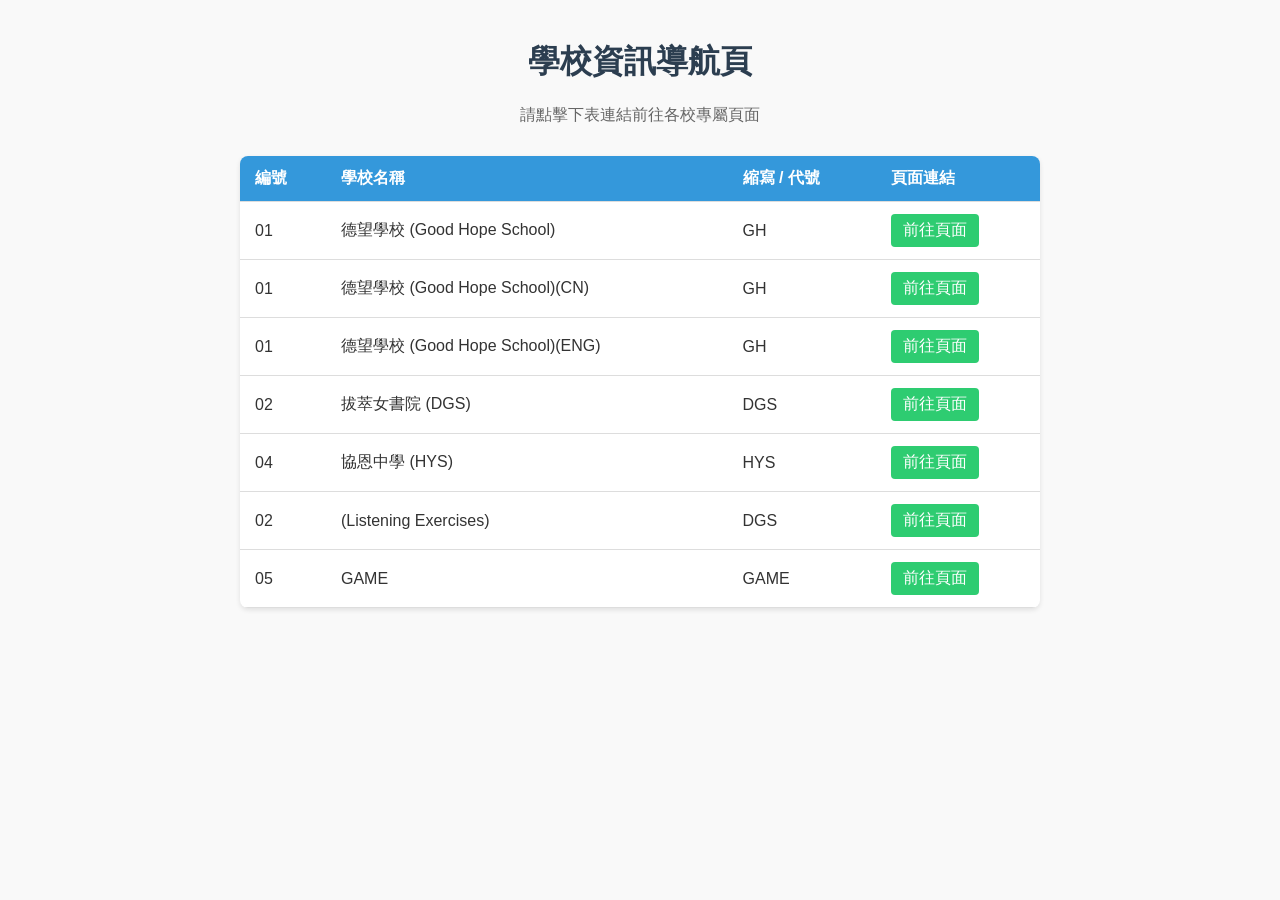
<file: index.html>
<!DOCTYPE html>
<html lang="zh-HK">
<head>
    <meta charset="UTF-8">
    <meta name="viewport" content="width=device-width, initial-scale=1.0">
    <title>學校導航目錄 Index</title>
    <style>
        body {
            font-family: Arial, "PingFang HK", "Microsoft JhengHei", sans-serif;
            max-width: 800px;
            margin: 40px auto;
            padding: 0 20px;
            background-color: #f9f9f9;
            color: #333;
        }

        h1 {
            text-align: center;
            color: #2c3e50;
        }

        .subtitle {
            text-align: center;
            color: #666;
            margin-bottom: 30px;
        }

        table {
            width: 100%;
            border-collapse: collapse;
            background-color: #fff;
            box-shadow: 0 2px 5px rgba(0, 0, 0, 0.1);
            border-radius: 8px;
            overflow: hidden;
        }

        th, td {
            padding: 12px 15px;
            text-align: left;
            border-bottom: 1px solid #ddd;
        }

        th {
            background-color: #3498db;
            color: white;
            font-weight: bold;
        }

        tr:hover {
            background-color: #f1f1f1;
        }

        .btn-link {
            display: inline-block;
            padding: 6px 12px;
            background-color: #2ecc71;
            color: white;
            text-decoration: none;
            border-radius: 4px;
            transition: background-color 0.2s ease;
        }

        .btn-link:hover {
            background-color: #27ae60;
        }
    </style>
</head>
<body>

    <h1>學校資訊導航頁</h1>
    <p class="subtitle">請點擊下表連結前往各校專屬頁面</p>

    <table>
        <thead>
            <tr>
                <th>編號</th>
                <th>學校名稱</th>
                <th>縮寫 / 代號</th>
                <th>頁面連結</th>
            </tr>
        </thead>
        <tbody>
            <tr>
                <td>01</td>
                <td>德望學校 (Good Hope School)</td>
                <td>GH</td>
                <td><a href="GH.html" class="btn-link">前往頁面</a></td>
            </tr>
            <tr>
                <td>01</td>
                <td>德望學校 (Good Hope School)(CN)</td>
                <td>GH</td>
                <td><a href="ChineseWord.html" class="btn-link">前往頁面</a></td>
            </tr>
             <tr>
                <td>01</td>
                <td>德望學校 (Good Hope School)(ENG)</td>
                <td>GH</td>
                <td><a href="https://sallymak000.github.io/YLE_Movers_private/Topics/interview_Eng.html" class="btn-link">前往頁面</a></td>
            </tr>
            <tr>
                <td>02</td>
                <td>拔萃女書院 (DGS)</td>
                <td>DGS</td>
                <td><a href="DGS.html" class="btn-link">前往頁面</a></td>
            </tr>
           
            <tr>
                <td>04</td>
                <td>協恩中學 (HYS)</td>
                <td>HYS</td>
                <td><a href="HYS.html" class="btn-link">前往頁面</a></td>
            </tr>
            <tr>
                <td>02</td>
                <td>(Listening Exercises)</td>
                <td>DGS</td>
                <td><a href="audio_playlist.html" class="btn-link">前往頁面</a></td>
            </tr>
            <tr>
                <td>05</td>
                <td>GAME</td>
                <td>GAME</td>
                <td><a href="game.html" class="btn-link">前往頁面</a></td>
            </tr>

        </tbody>
    </table>

</body>
</html>
</file>
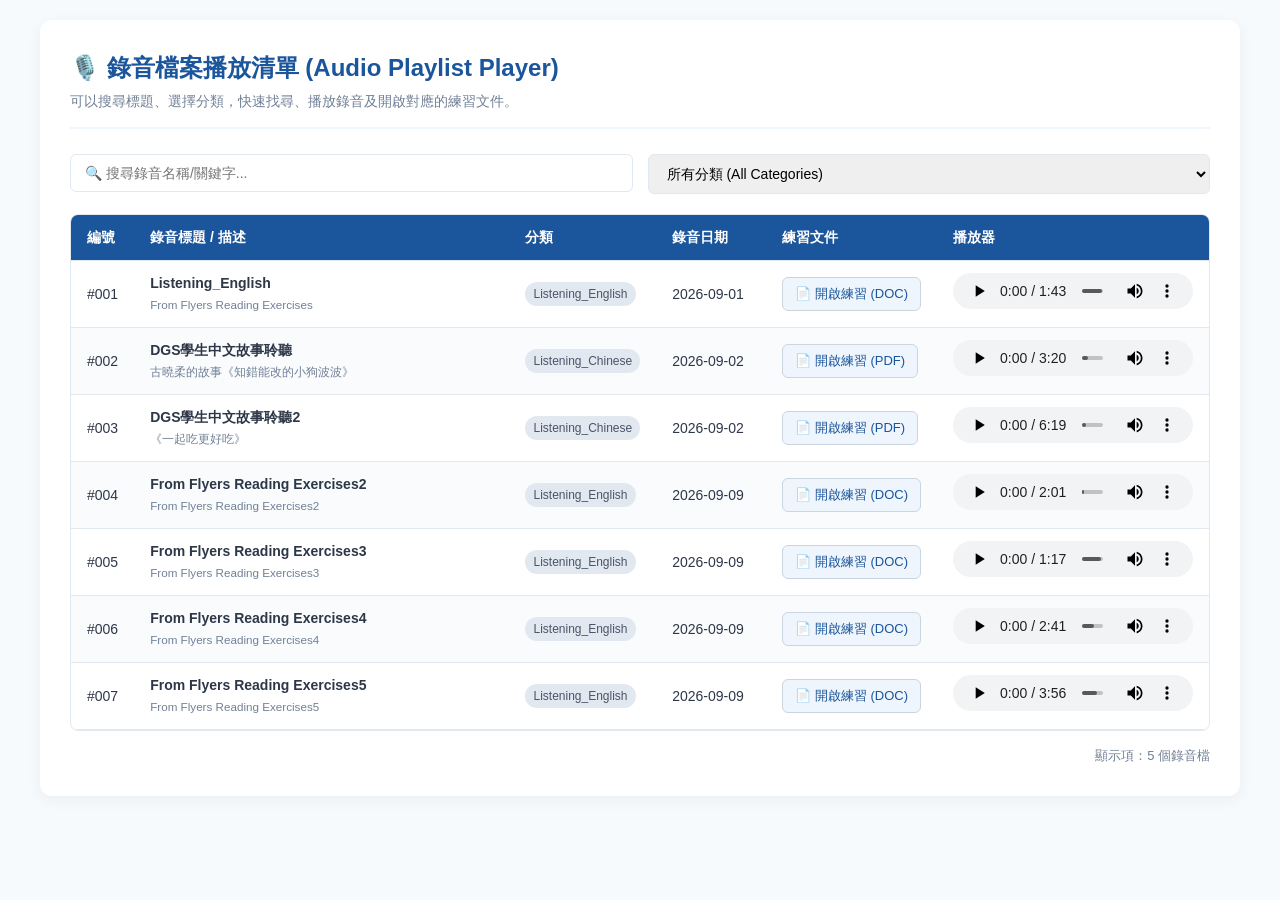
<file: audio_playlist.html>
<!DOCTYPE html>
<html lang="zh-HK">
<head>
    <meta charset="UTF-8">
    <meta name="viewport" content="width=device-width, initial-scale=1.0">
    <title>錄音播放清單 | Audio Playlist Player</title>
    <style>
        :root {
            --primary-color: #1b559b;
            --primary-light: #eef5fc;
            --border-color: #e2e8f0;
            --text-dark: #2d3748;
            --text-muted: #718096;
            --accent-color: #2b6cb0;
        }

        * {
            box-sizing: border-box;
            margin: 0;
            padding: 0;
            font-family: -apple-system, BlinkMacSystemFont, "Segoe UI", Roboto, "Helvetica Neue", Arial, "Microsoft JhengHei", sans-serif;
        }

        body {
            background-color: #f7fafc;
            color: var(--text-dark);
            padding: 20px;
            line-height: 1.5;
        }

        .container {
            max-width: 1200px;
            margin: 0 auto;
            background: #ffffff;
            padding: 30px;
            border-radius: 12px;
            box-shadow: 0 4px 15px rgba(0,0,0,0.05);
        }

        .header {
            margin-bottom: 25px;
            border-bottom: 2px solid var(--primary-light);
            padding-bottom: 15px;
        }

        .header h1 {
            color: var(--primary-color);
            font-size: 24px;
            display: flex;
            align-items: center;
            gap: 10px;
        }

        .header p {
            color: var(--text-muted);
            font-size: 14px;
            margin-top: 5px;
        }

        /* 搜尋與篩選工具欄 */
        .toolbar {
            display: flex;
            gap: 15px;
            margin-bottom: 20px;
            flex-wrap: wrap;
        }

        .search-box, .filter-box {
            position: relative;
            flex: 1;
            min-width: 200px;
        }

        .search-box input, .filter-box select {
            width: 100%;
            padding: 10px 14px;
            border: 1px solid var(--border-color);
            border-radius: 6px;
            font-size: 14px;
            outline: none;
            transition: border-color 0.2s;
        }

        .search-box input:focus, .filter-box select:focus {
            border-color: var(--accent-color);
        }

        /* 表格樣式 */
        .table-container {
            overflow-x: auto;
            border-radius: 8px;
            border: 1px solid var(--border-color);
        }

        table {
            width: 100%;
            border-collapse: collapse;
            text-align: left;
            font-size: 14px;
        }

        thead {
            background-color: var(--primary-color);
            color: #ffffff;
        }

        th, td {
            padding: 12px 16px;
            border-bottom: 1px solid var(--border-color);
            vertical-align: middle;
        }

        th {
            font-weight: 600;
            white-space: nowrap;
        }

        tbody tr:nth-child(even) {
            background-color: #f9fbfd;
        }

        tbody tr:hover {
            background-color: var(--primary-light);
        }

        .category-tag {
            display: inline-block;
            padding: 3px 8px;
            border-radius: 12px;
            font-size: 12px;
            font-weight: 500;
            background-color: #e2e8f0;
            color: #4a5568;
        }

        /* 文件下載/查看按鈕樣式 */
        .doc-btn {
            display: inline-flex;
            align-items: center;
            gap: 6px;
            padding: 6px 12px;
            background-color: var(--primary-light);
            color: var(--primary-color);
            border: 1px solid #cbd5e0;
            border-radius: 6px;
            text-decoration: none;
            font-size: 13px;
            font-weight: 500;
            transition: all 0.2s ease;
            white-space: nowrap;
        }

        .doc-btn:hover {
            background-color: var(--primary-color);
            color: #ffffff;
            border-color: var(--primary-color);
        }

        .doc-btn.disabled {
            background-color: #edf2f7;
            color: #a0aec0;
            border-color: #e2e8f0;
            cursor: not-allowed;
            pointer-events: none;
        }

        /* 錄音播放器樣式 */
        audio {
            height: 36px;
            width: 240px;
            outline: none;
        }

        /* 統計資訊 */
        .footer-info {
            margin-top: 15px;
            font-size: 13px;
            color: var(--text-muted);
            text-align: right;
        }
    </style>
</head>
<body>

<div class="container">
    <div class="header">
        <h1>🎙️ 錄音檔案播放清單 (Audio Playlist Player)</h1>
        <p>可以搜尋標題、選擇分類，快速找尋、播放錄音及開啟對應的練習文件。</p>
    </div>

    <!-- 工具列：搜尋 + 分類篩選 -->
    <div class="toolbar">
        <div class="search-box">
            <input type="text" id="searchInput" onkeyup="filterTable()" placeholder="🔍 搜尋錄音名稱/關鍵字...">
        </div>
        <div class="filter-box">
            <select id="categoryFilter" onchange="filterTable()">
                <option value="">所有分類 (All Categories)</option>
                <option value="Listening_English">Listening_English</option>
                <option value="Listening_Chinese">Listening_Chinese</option>
                <option value="Listening_English_story">Listening_English_story</option>
                <option value="Listening_Chinese_story">Listening_Chinese_story</option>
            </select>
        </div>
    </div>

    <!-- 錄音表格 -->
    <div class="table-container">
        <table id="audioTable">
            <thead>
                <tr>
                    <th style="width: 60px;">編號</th>
                    <th>錄音標題 / 描述</th>
                    <th style="width: 110px;">分類</th>
                    <th style="width: 110px;">錄音日期</th>
                    <th style="width: 120px;">練習文件</th>
                    <th style="width: 250px;">播放器</th>
                </tr>
            </thead>
            <tbody>
                <!-- 錄音項目 1 -->
                <tr>
                    <td>#001</td>
                    <td><b>Listening_English</b><br><small style="color: #718096;">From Flyers Reading Exercises</small></td>
                    <td><span class="category-tag">Listening_English</span></td>
                    <td>2026-09-01</td>
                    <td>
                        <!-- 開啟 DOC / PDF 檔案的按鈕 -->
                        <a href="docs/Flyers_Exercise_01.docx" target="_blank" class="doc-btn">
                            📄 開啟練習 (DOC)
                        </a>
                    </td>
                    <td><audio controls preload="metadata"><source src="audio/listening20260901_E1.mp3" type="audio/mpeg">您的瀏覽器不支援播放器。</audio></td>
                </tr>

                <!-- 錄音項目 2 (以古曉柔故事為例) -->
                <tr>
                    <td>#002</td>
                    <td><b>DGS學生中文故事聆聽</b><br><small style="color: #718096;">古曉柔的故事《知錯能改的小狗波波》</small></td>
                    <td><span class="category-tag">Listening_Chinese</span></td>
                    <td>2026-09-02</td>
                    <td>
                        <a href="docs/C1.docx" target="_blank" class="doc-btn">
                            📄 開啟練習 (PDF)
                        </a>
                    </td>
                    <td><audio controls preload="metadata"><source src="audio/listening20260902_C1.mp3" type="audio/mpeg">您的瀏覽器不支援播放器。</audio></td>
                </tr>

                <!-- 錄音項目 3 -->
                <tr>
                    <td>#003</td>
                    <td><b>DGS學生中文故事聆聽2</b><br><small style="color: #718096;">《一起吃更好吃》</small></td>
                    <td><span class="category-tag">Listening_Chinese</span></td>
                    <td>2026-09-02</td>
                    <td>
                        <a href="docs/C2.docx" target="_blank" class="doc-btn">
                            📄 開啟練習 (PDF)
                        </a>
                    </td>
                    <td><audio controls preload="metadata"><source src="audio/listening20260902_C2.mp3" type="audio/mpeg">您的瀏覽器不支援播放器。</audio></td>
                </tr>

                <!-- 錄音項目 4 -->
                <tr>
                    <td>#004</td>
                    <td><b>From Flyers Reading Exercises2</b><br><small style="color: #718096;">From Flyers Reading Exercises2</small></td>
                    <td><span class="category-tag">Listening_English</span></td>
                    <td>2026-09-09</td>
                    <td>
                        <a href="docs/E2.docx" target="_blank" class="doc-btn">
                            📄 開啟練習 (DOC)
                        </a>
                    </td>
                    <td><audio controls preload="metadata"><source src="audio/listening20260901_E2.mp3" type="audio/mpeg">您的瀏覽器不支援播放器。</audio></td>
                </tr>

                <!-- 錄音項目 5 -->
                <tr>
                    <td>#005</td>
                    <td><b>From Flyers Reading Exercises3</b><br><small style="color: #718096;">From Flyers Reading Exercises3</small></td>
                    <td><span class="category-tag">Listening_English</span></td>
                    <td>2026-09-09</td>
                    <td>
                        <a href="docs/E3.docx" target="_blank" class="doc-btn">
                            📄 開啟練習 (DOC)
                        </a>
                    </td>
                    <td><audio controls preload="metadata"><source src="audio/listening20260901_E3.mp3" type="audio/mpeg">您的瀏覽器不支援播放器。</audio></td>
                </tr>
                 <!-- 錄音項目 6 -->
                <tr>
                    <td>#006</td>
                    <td><b>From Flyers Reading Exercises4</b><br><small style="color: #718096;">From Flyers Reading Exercises4</small></td>
                    <td><span class="category-tag">Listening_English</span></td>
                    <td>2026-09-09</td>
                    <td>
                        <a href="docs/E4.docx" target="_blank" class="doc-btn">
                            📄 開啟練習 (DOC)
                        </a>
                    </td>
                    <td><audio controls preload="metadata"><source src="audio/listening20260901_E4.mp3" type="audio/mpeg">您的瀏覽器不支援播放器。</audio></td>
                </tr>
                 <!-- 錄音項目 7 -->
                <tr>
                    <td>#007</td>
                    <td><b>From Flyers Reading Exercises5</b><br><small style="color: #718096;">From Flyers Reading Exercises5</small></td>
                    <td><span class="category-tag">Listening_English</span></td>
                    <td>2026-09-09</td>
                    <td>
                        <a href="docs/E5.docx" target="_blank" class="doc-btn">
                            📄 開啟練習 (DOC)
                        </a>
                    </td>
                    <td><audio controls preload="metadata"><source src="audio/listening20260901_E5.mp3" type="audio/mpeg">您的瀏覽器不支援播放器。</audio></td>
                </tr>
            </tbody>
        </table>
    </div>

    <div class="footer-info">
        顯示項：<span id="recordCount">5</span> 個錄音檔
    </div>
</div>

<script>
    // 搜尋與篩選功能
    function filterTable() {
        const searchInput = document.getElementById('searchInput').value.toLowerCase();
        const categoryFilter = document.getElementById('categoryFilter').value;
        const table = document.getElementById('audioTable');
        const trs = table.getElementsByTagName('tbody')[0].getElementsByTagName('tr');
        let visibleCount = 0;

        for (let i = 0; i < trs.length; i++) {
            const row = trs[i];
            const textContent = row.textContent.toLowerCase();
            const categoryText = row.cells[2].textContent.trim();

            const matchesSearch = textContent.includes(searchInput);
            const matchesCategory = categoryFilter === "" || categoryText === categoryFilter;

            if (matchesSearch && matchesCategory) {
                row.style.display = "";
                visibleCount++;
            } else {
                row.style.display = "none";
            }
        }
        document.getElementById('recordCount').innerText = visibleCount;
    }
</script>

</body>
</html>
</file>
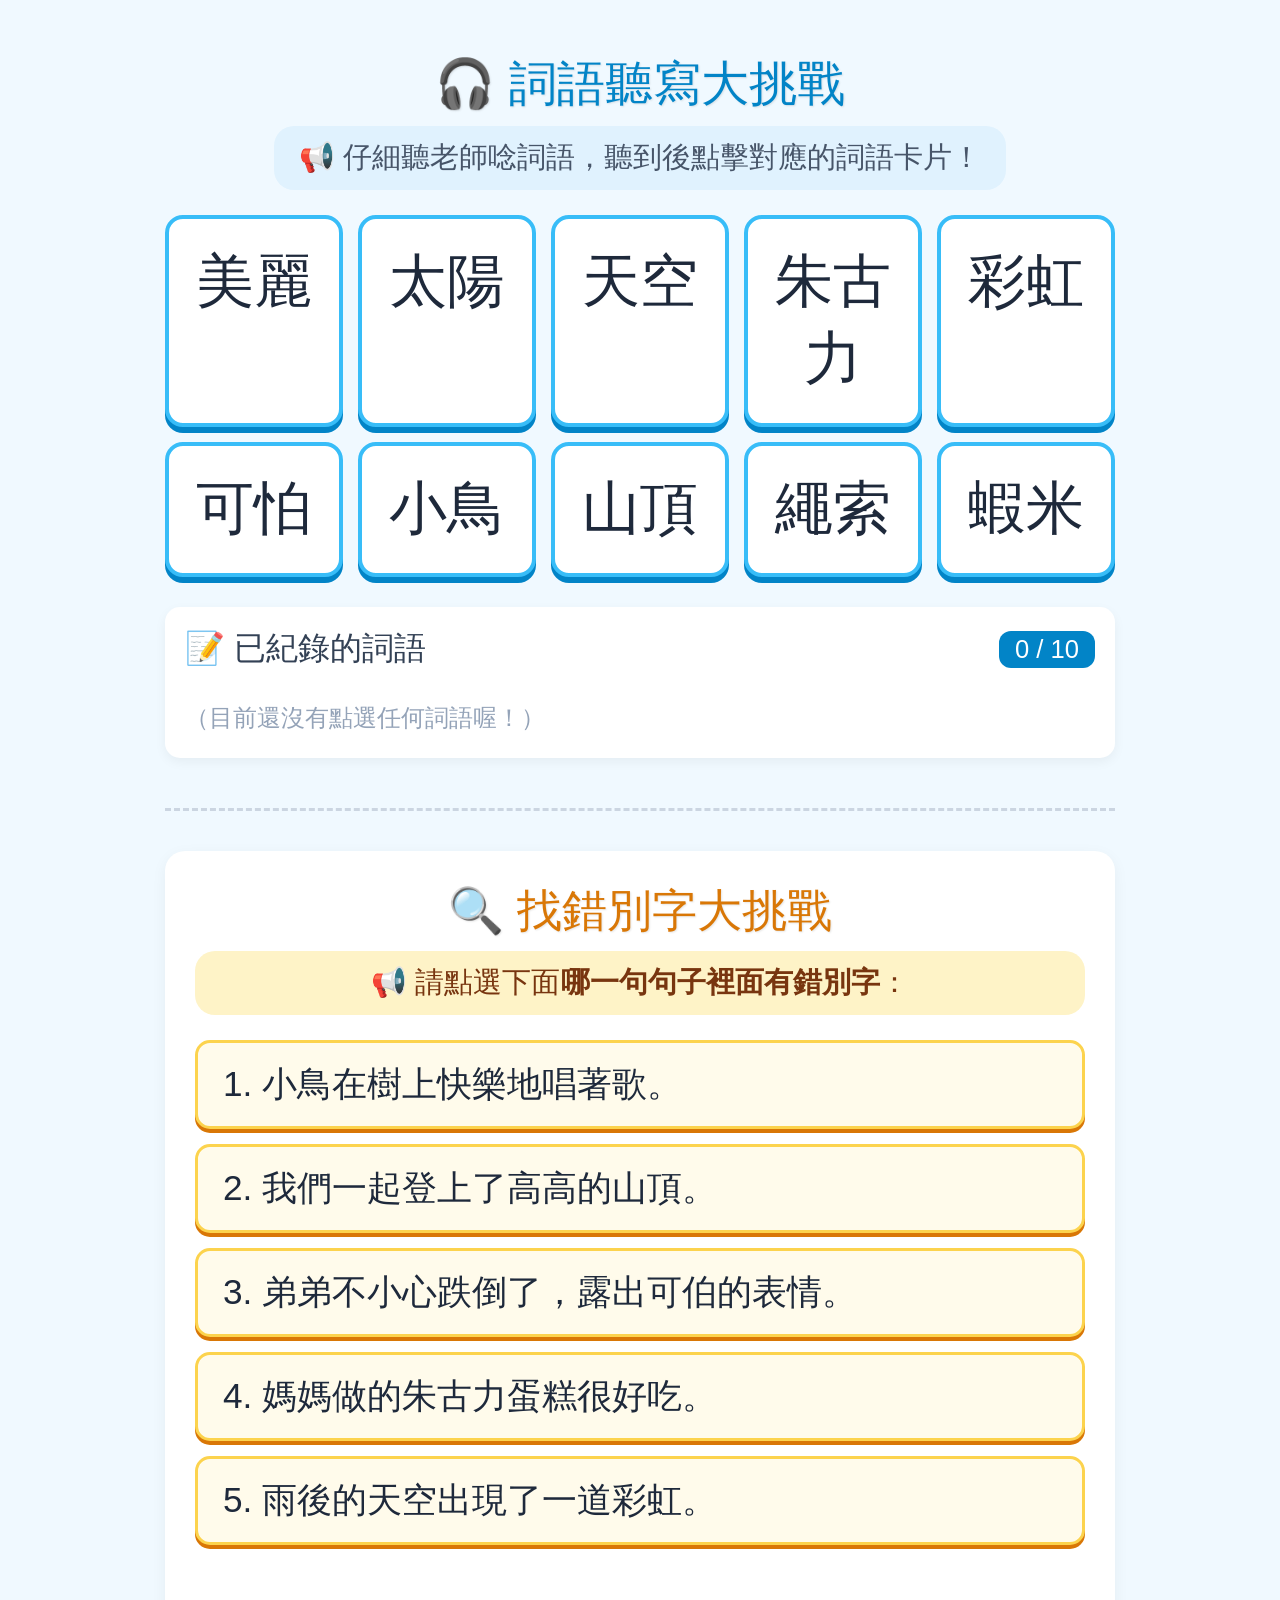
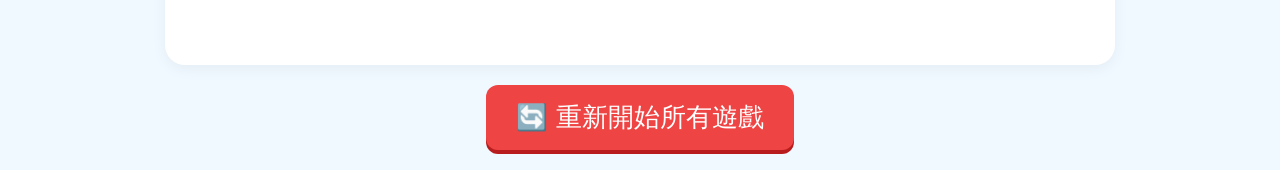
<file: ChineseWord.html>
<!DOCTYPE html>
<html lang="zh-HK">
<head>
<meta charset="UTF-8">
<meta name="viewport" content="width=device-width, initial-scale=1.0, maximum-scale=1.0, user-scalable=no">
<title>詞語聽寫與找錯別字遊戲</title>
<style>
  body {
    /* 設定優先使用標楷體 */
    font-family: "標楷體", "DFKai-SB", "BiauKai", "Microsoft JhengHei", sans-serif;
    font-weight: normal; /* 取消粗體 */
    background-color: #f0f9ff;
    margin: 0;
    padding: 20px;
    display: flex;
    flex-direction: column;
    align-items: center;
    min-height: 100vh;
    box-sizing: border-box;
  }

  h1 {
    color: #0284c7;
    font-size: 3rem;
    font-weight: normal; /* 取消粗體 */
    margin-bottom: 10px;
    text-shadow: 1px 1px 2px rgba(0,0,0,0.1);
  }

  .instructions {
    font-size: 1.8rem;
    color: #475569;
    margin-bottom: 25px;
    background-color: #e0f2fe;
    padding: 12px 25px;
    border-radius: 20px;
    text-align: center;
  }

  /* 遊戲表格 (Grid 佈局) */
  .grid-table {
    display: grid;
    grid-template-columns: repeat(5, 1fr);
    gap: 15px;
    width: 100%;
    max-width: 950px;
    margin-bottom: 30px;
  }

  /* 詞語卡片樣式 */
  .word-card {
    background-color: #ffffff;
    border: 4px solid #38bdf8;
    border-radius: 18px;
    padding: 25px 5px;
    font-size: 3.6rem; /* 大字體 */
    font-weight: normal; /* 取消粗體 */
    color: #1e293b;
    text-align: center;
    cursor: pointer;
    box-shadow: 0 6px 0 #0284c7;
    transition: all 0.15s ease;
    user-select: none;
    position: relative;
    word-break: break-all;
  }

  .word-card:hover {
    transform: translateY(-2px);
    box-shadow: 0 8px 0 #0284c7;
    background-color: #f8fafc;
  }

  .word-card:active {
    transform: translateY(4px);
    box-shadow: 0 2px 0 #0284c7;
  }

  /* 點擊標記後的樣式 */
  .word-card.marked {
    background-color: #4ade80;
    border-color: #16a34a;
    color: #ffffff;
    box-shadow: 0 6px 0 #15803d;
  }

  .word-card.marked:hover {
    background-color: #22c55e;
    box-shadow: 0 8px 0 #15803d;
  }

  .word-card.marked::after {
    content: "✓";
    position: absolute;
    top: 5px;
    right: 8px;
    font-size: 1.8rem;
    color: #ffffff;
    font-family: Arial, sans-serif;
  }

  /* 紀錄區域 */
  .record-panel {
    background-color: #ffffff;
    border-radius: 15px;
    padding: 20px;
    width: 100%;
    max-width: 950px;
    box-shadow: 0 4px 12px rgba(0,0,0,0.05);
    box-sizing: border-box;
    margin-bottom: 40px;
  }

  .record-panel h2 {
    margin-top: 0;
    color: #334155;
    font-size: 2rem;
    font-weight: normal; /* 取消粗體 */
    display: flex;
    justify-content: space-between;
    align-items: center;
  }

  .badge {
    background-color: #0284c7;
    color: white;
    padding: 4px 16px;
    border-radius: 12px;
    font-size: 1.6rem;
    font-family: Arial, sans-serif;
  }

  .marked-tags {
    display: flex;
    flex-wrap: wrap;
    gap: 12px;
    min-height: 40px;
    align-items: center;
  }

  .tag {
    background-color: #dcfce7;
    color: #15803d;
    border: 2px solid #86efac;
    padding: 8px 18px;
    border-radius: 20px;
    font-size: 1.8rem;
    font-weight: normal; /* 取消粗體 */
  }

  .empty-hint {
    color: #94a3b8;
    font-size: 1.5rem;
  }

  /* 分隔線 */
  .divider {
    width: 100%;
    max-width: 950px;
    border-top: 3px dashed #cbd5e1;
    margin: 10px 0 40px 0;
  }

  /* 找錯別字區域 */
  .quiz-panel {
    background-color: #ffffff;
    border-radius: 20px;
    padding: 30px;
    width: 100%;
    max-width: 950px;
    box-shadow: 0 4px 15px rgba(0,0,0,0.05);
    box-sizing: border-box;
  }

  .quiz-title {
    color: #d97706;
    font-size: 2.8rem;
    font-weight: normal;
    margin-top: 0;
    margin-bottom: 10px;
    text-align: center;
  }

  .sentence-list {
    display: flex;
    flex-direction: column;
    gap: 15px;
    margin-top: 25px;
  }

  .sentence-card {
    background-color: #fffbeb;
    border: 3px solid #fcd34d;
    border-radius: 15px;
    padding: 18px 25px;
    font-size: 2.2rem; /* 句子字體大隻 */
    font-weight: normal;
    color: #1e293b;
    cursor: pointer;
    box-shadow: 0 4px 0 #d97706;
    transition: all 0.15s ease;
    user-select: none;
    text-align: left;
  }

  .sentence-card:hover {
    background-color: #fef3c7;
    transform: translateY(-2px);
    box-shadow: 0 6px 0 #d97706;
  }

  .sentence-card:active {
    transform: translateY(2px);
    box-shadow: 0 2px 0 #d97706;
  }

  .sentence-card.correct {
    background-color: #dcfce7 !important;
    border-color: #22c55e !important;
    box-shadow: 0 4px 0 #15803d !important;
    color: #15803d;
  }

  .sentence-card.wrong {
    background-color: #fee2e2 !important;
    border-color: #ef4444 !important;
    box-shadow: 0 4px 0 #b91c1c !important;
    color: #b91c1c;
  }

  .feedback-msg {
    margin-top: 25px;
    font-size: 2rem;
    font-weight: normal;
    text-align: center;
    min-height: 45px;
    border-radius: 12px;
    padding: 10px;
  }

  .feedback-msg.success {
    color: #15803d;
    background-color: #dcfce7;
  }

  .feedback-msg.error {
    color: #b91c1c;
    background-color: #fee2e2;
  }

  .btn-reset {
    margin-top: 20px;
    padding: 15px 30px;
    font-size: 1.6rem;
    font-weight: normal; /* 取消粗體 */
    font-family: "標楷體", "DFKai-SB", sans-serif;
    color: white;
    background-color: #ef4444;
    border: none;
    border-radius: 12px;
    cursor: pointer;
    box-shadow: 0 4px 0 #b91c1c;
    transition: all 0.1s;
  }

  .btn-reset:active {
    transform: translateY(3px);
    box-shadow: 0 1px 0 #b91c1c;
  }

  /* 響應式頁面：手機屏調成兩欄排列 */
  @media (max-width: 650px) {
    .grid-table {
      grid-template-columns: repeat(2, 1fr);
      gap: 10px;
    }
    .word-card {
      font-size: 2.8rem;
      padding: 20px 5px;
    }
    .sentence-card {
      font-size: 1.7rem;
      padding: 15px;
    }
  }
</style>
</head>
<body>

  <!-- 第一部分：詞語聽寫卡片 -->
  <h1>🎧 詞語聽寫大挑戰</h1>
  <div class="instructions">📢 仔細聽老師唸詞語，聽到後點擊對應的詞語卡片！</div>

  <!-- 詞語表格 -->
  <div class="grid-table" id="wordGrid"></div>

  <!-- 已點選紀錄區 -->
  <div class="record-panel">
    <h2>
      📝 已紀錄的詞語
      <span class="badge" id="countBadge">0 / 10</span>
    </h2>
    <div class="marked-tags" id="markedList">
      <span class="empty-hint">（目前還沒有點選任何詞語喔！）</span>
    </div>
  </div>

  <div class="divider"></div>

  <!-- 第二部分：找錯別字遊戲 -->
  <div class="quiz-panel">
    <h1 class="quiz-title">🔍 找錯別字大挑戰</h1>
    <div class="instructions" style="background-color: #fef3c7; color: #78350f;">
      📢 請點選下面<b>哪一句句子裡面有錯別字</b>：
    </div>

    <div class="sentence-list" id="sentenceList"></div>
    <div class="feedback-msg" id="feedbackMsg"></div>
  </div>

  <button class="btn-reset" onclick="resetGame()">🔄 重新開始所有遊戲</button>

<script>
  // 指定的 10 個詞語
  const words = [
    "美麗", "太陽", "天空", "朱古力", "彩虹",
    "可怕", "小鳥", "山頂", "繩索", "蝦米"
  ];

  // 5 個句子題目數據 (isWrong 表示該句是否有錯別字)
  const sentences = [
    { id: 1, text: "1. 小鳥在樹上快樂地唱著歌。", isWrong: false },
    { id: 2, text: "2. 我們一起登上了高高的山頂。", isWrong: false },
    { id: 3, text: "3. 弟弟不小心跌倒了，露出可伯的表情。", isWrong: true },
    { id: 4, text: "4. 媽媽做的朱古力蛋糕很好吃。", isWrong: false },
    { id: 5, text: "5. 雨後的天空出現了一道彩虹。", isWrong: false }
  ];

  // 儲存已點擊紀錄的 Set
  const markedWords = new Set();

  // 初始化詞語表格
  function initGrid() {
    const grid = document.getElementById('wordGrid');
    grid.innerHTML = '';

    words.forEach(word => {
      const card = document.createElement('div');
      card.className = 'word-card';
      card.innerText = word;
      card.onclick = () => toggleWord(word, card);
      grid.appendChild(card);
    });
  }

  // 切換聽寫選取狀態
  function toggleWord(word, cardElement) {
    if (markedWords.has(word)) {
      markedWords.delete(word);
      cardElement.classList.remove('marked');
    } else {
      markedWords.add(word);
      cardElement.classList.add('marked');
    }
    updateRecordPanel();
  }

  // 更新底部的紀錄面板
  function updateRecordPanel() {
    const countBadge = document.getElementById('countBadge');
    const markedList = document.getElementById('markedList');

    countBadge.innerText = `${markedWords.size} / ${words.length}`;
    markedList.innerHTML = '';

    if (markedWords.size === 0) {
      markedList.innerHTML = '<span class="empty-hint">（目前還沒有點選任何詞語喔！）</span>';
    } else {
      markedWords.forEach(word => {
        const tag = document.createElement('span');
        tag.className = 'tag';
        tag.innerText = `✓ ${word}`;
        markedList.appendChild(tag);
      });
    }
  }

  // 初始化找錯別字題目
  function initQuiz() {
    const container = document.getElementById('sentenceList');
    const feedback = document.getElementById('feedbackMsg');
    container.innerHTML = '';
    feedback.innerText = '';
    feedback.className = 'feedback-msg';

    sentences.forEach(item => {
      const card = document.createElement('div');
      card.className = 'sentence-card';
      card.innerText = item.text;
      card.onclick = () => checkAnswer(item, card);
      container.appendChild(card);
    });
  }

  // 檢查找錯別字答案
  function checkAnswer(selectedItem, cardElement) {
    const allCards = document.querySelectorAll('.sentence-card');
    const feedback = document.getElementById('feedbackMsg');

    // 重置所有句子卡片狀態
    allCards.forEach(card => {
      card.classList.remove('correct', 'wrong');
    });

    if (selectedItem.isWrong) {
      cardElement.classList.add('correct');
      feedback.innerText = '🎉 太棒了！答對了！第 3 句中的「可伯」是錯別字，正確應該是「可怕」！';
      feedback.className = 'feedback-msg success';
    } else {
      cardElement.classList.add('wrong');
      feedback.innerText = '❌ 這句沒有錯別字喔，再仔細找看看！';
      feedback.className = 'feedback-msg error';
    }
  }

  // 重設所有遊戲
  function resetGame() {
    markedWords.clear();
    initGrid();
    updateRecordPanel();
    initQuiz();
  }

  // 頁面載入時啟動
  initGrid();
  initQuiz();
</script>

</body>
</html>
</file>
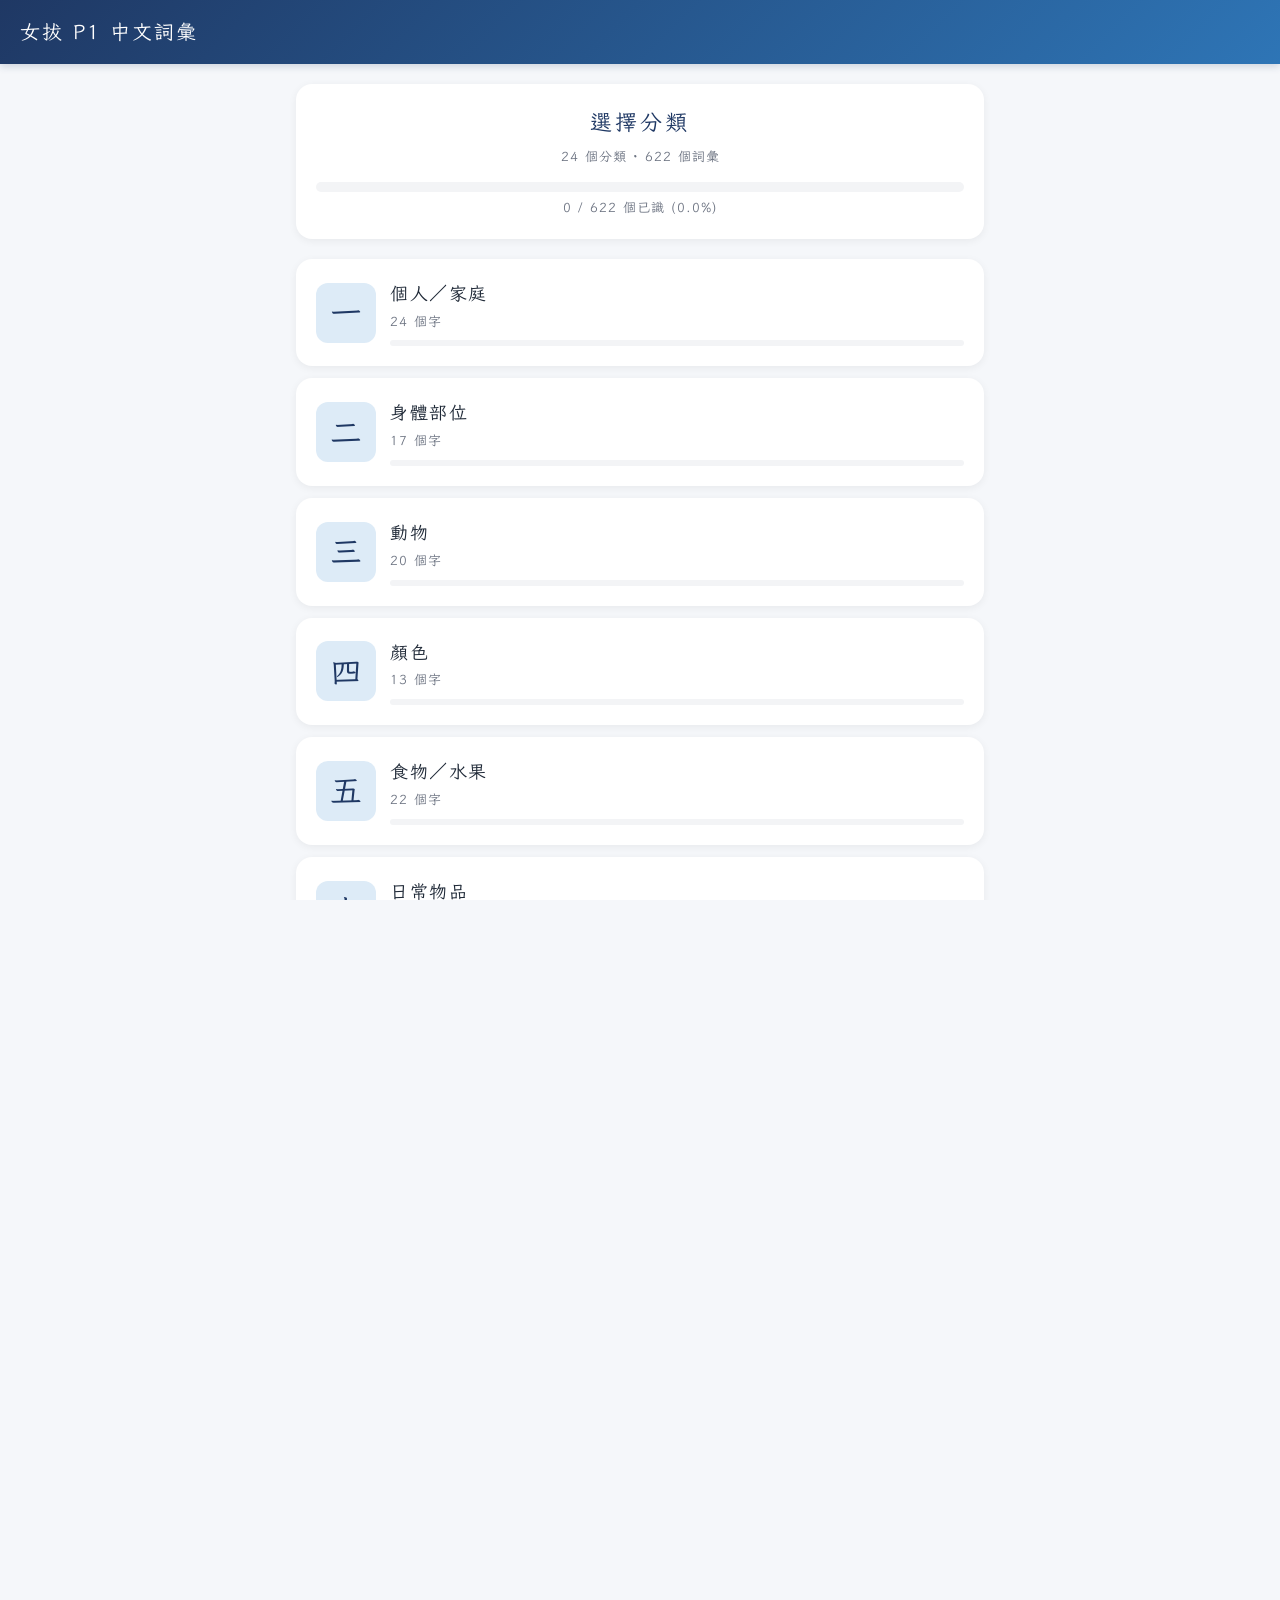
<file: DGS.html>
<!DOCTYPE html>
<html lang="zh-HK">
<head>
  <meta charset="UTF-8">
  <meta name="viewport" content="width=device-width, initial-scale=1, maximum-scale=1, user-scalable=no, viewport-fit=cover">
  <meta name="apple-mobile-web-app-capable" content="yes">
  <meta name="apple-mobile-web-app-status-bar-style" content="black-translucent">
  <meta name="apple-mobile-web-app-title" content="女拔詞彙">
  <meta name="mobile-web-app-capable" content="yes">
  <meta name="theme-color" content="#1F3864">
  <link rel="manifest" href="manifest.json">
  <link rel="apple-touch-icon" href="icons/icon-192.png">
  <link rel="icon" type="image/png" sizes="192x192" href="icons/icon-192.png">
  <link rel="preconnect" href="https://fonts.googleapis.com">
  <link rel="preconnect" href="https://fonts.gstatic.com" crossorigin>
  <link rel="stylesheet" href="https://fonts.googleapis.com/css2?family=LXGW+WenKai+TC&family=Noto+Serif+TC:wght@400;500;700&display=swap">
  <link rel="stylesheet" href="css/style.css">
  <title>女拔 P1 中文詞彙</title>
</head>
<body>
  <div id="app">
    <!-- Screens render here -->
  </div>

  <!-- Toast notifications -->
  <div id="toast" class="toast"></div>

  <!-- Confirm modal -->
  <div id="modal" class="modal hidden">
    <div class="modal-content">
      <div id="modal-message" class="modal-message"></div>
      <div class="modal-buttons">
        <button id="modal-cancel" class="btn btn-secondary">取消</button>
        <button id="modal-ok" class="btn btn-primary">確定</button>
      </div>
    </div>
  </div>

  <!-- Load data first, then app -->
  <script src="js/data.js"></script>
  <script src="js/app.js"></script>
</body>
</html>
</file>
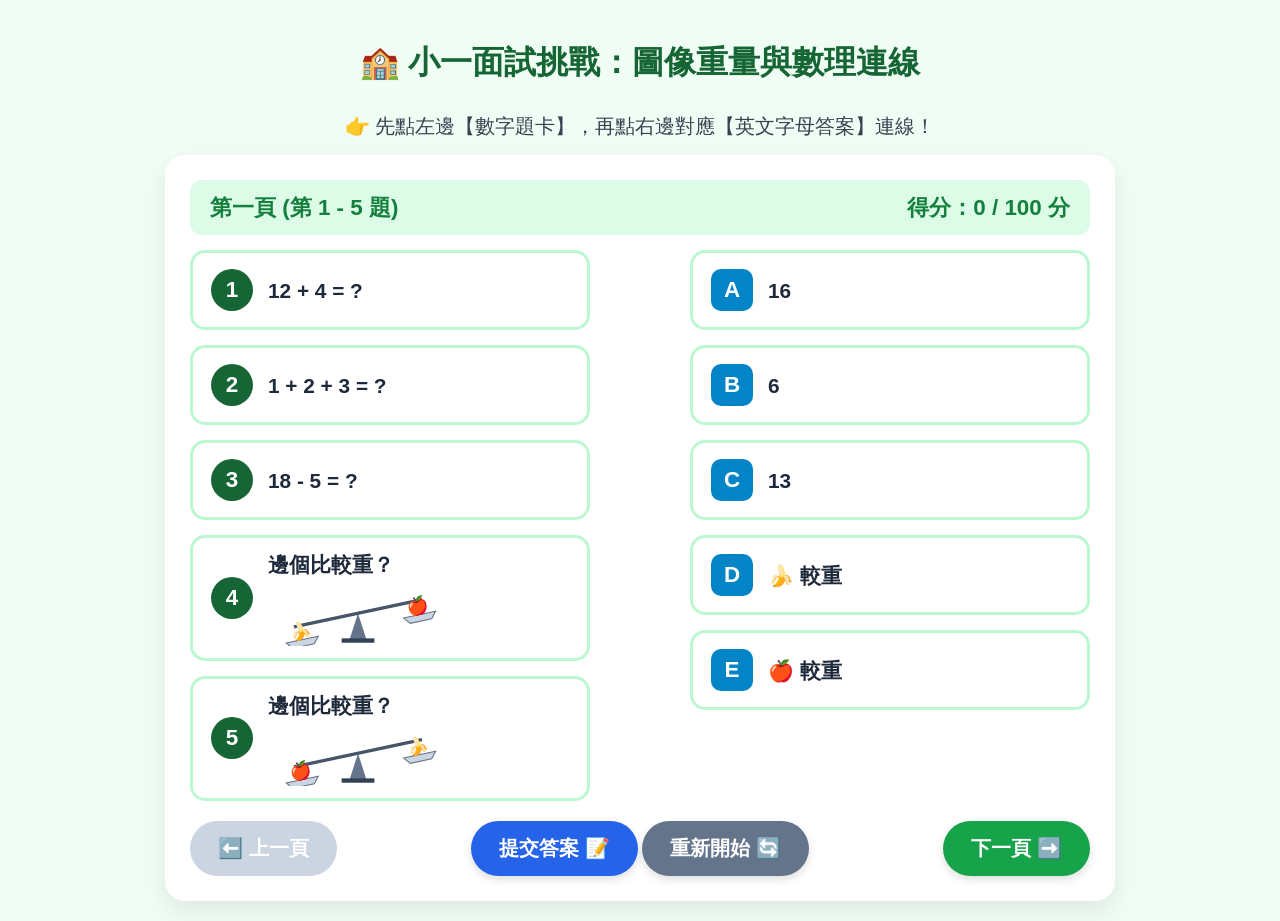
<file: GH.html>
<!DOCTYPE html>
<html lang="zh-HK">
<head>
<meta charset="UTF-8">
<meta name="viewport" content="width=device-width, initial-scale=1.0">
<title>小一面試挑戰：圖像重量與數理連線</title>
<style>
  * { box-sizing: border-box; user-select: none; }
  body {
    font-family: 'Microsoft JhengHei', 'PingFang TC', sans-serif;
    background-color: #f0fdf4;
    margin: 0;
    padding: 20px;
    display: flex;
    flex-direction: column;
    align-items: center;
  }
  
  /* 放大標題 */
  h1 { color: #166534; font-size: 2rem; margin-bottom: 8px; text-align: center; }
  p.subtitle { color: #374151; font-size: 1.25rem; margin-bottom: 15px; text-align: center; font-weight: 500; }
  
  .game-container {
    position: relative;
    background: white;
    padding: 25px;
    border-radius: 20px;
    box-shadow: 0 10px 25px rgba(0,0,0,0.08);
    max-width: 950px;
    width: 100%;
  }

  /* 放大計分板同頁碼指示 */
  .header-bar {
    display: flex;
    justify-content: space-between;
    align-items: center;
    background: #dcfce7;
    padding: 12px 20px;
    border-radius: 12px;
    margin-bottom: 15px;
  }
  
  .page-indicator {
    font-size: 1.4rem;
    font-weight: bold;
    color: #15803d;
  }

  .score-board {
    font-size: 1.4rem;
    font-weight: bold;
    color: #15803d;
  }

  .matching-board {
    position: relative;
    display: flex;
    justify-content: space-between;
    align-items: stretch;
    gap: 100px;
    margin: 15px 0;
    min-height: 480px; /* 給 5 條大卡片足夠高度 */
  }

  #lineCanvas {
    position: absolute; top: 0; left: 0; width: 100%; height: 100%;
    pointer-events: none; z-index: 10;
  }

  .column { display: flex; flex-direction: column; gap: 15px; flex: 1; z-index: 5; }

  /* 放大卡片與邊框 */
  .card {
    background: #ffffff;
    border: 3px solid #bbf7d0;
    border-radius: 15px;
    padding: 12px 18px;
    display: flex;
    align-items: center;
    cursor: pointer;
    transition: all 0.2s ease;
    min-height: 80px;
  }

  .card:hover { border-color: #16a34a; background: #f0fdf4; }
  
  .card.selected {
    border-color: #f59e0b;
    background: #fef3c7;
    box-shadow: 0 0 12px rgba(245, 158, 11, 0.5);
  }

  /* 放大幅面題號圈圈 */
  .q-badge {
    background: #166534; color: white; font-weight: bold; border-radius: 50%;
    width: 42px; height: 42px; display: flex; align-items: center; justify-content: center;
    font-size: 1.4rem; margin-right: 15px; flex-shrink: 0;
  }

  .a-badge {
    background: #0284c7; color: white; font-weight: bold; border-radius: 10px;
    width: 42px; height: 42px; display: flex; align-items: center; justify-content: center;
    font-size: 1.4rem; margin-right: 15px; flex-shrink: 0;
  }

  /* 放大題目內文字體 */
  .card-content {
    font-size: 1.3rem;
    color: #1e293b;
    font-weight: 600;
    line-height: 1.4;
    width: 100%;
  }

  /* 放大天平圖形 */
  .scale-svg { width: 180px; height: 60px; display: block; margin-top: 6px; }

  /* 控制按鈕專區 */
  .nav-btn-container {
    display: flex;
    justify-content: space-between;
    margin-top: 20px;
  }

  button {
    background-color: #16a34a;
    color: white;
    border: none;
    padding: 14px 28px;
    font-size: 1.25rem;
    font-weight: bold;
    border-radius: 30px;
    cursor: pointer;
    box-shadow: 0 4px 8px rgba(0,0,0,0.12);
    transition: transform 0.1s, background 0.2s;
  }

  button:hover { background-color: #15803d; transform: translateY(-2px); }
  button:disabled { background-color: #cbd5e1; cursor: not-allowed; transform: none; box-shadow: none; }
  
  .submit-btn { background-color: #2563eb; }
  .submit-btn:hover { background-color: #1d4ed8; }
  .reset-btn { background-color: #64748b; }
</style>
</head>
<body>

<h1>🏫 小一面試挑戰：圖像重量與數理連線</h1>
<p class="subtitle">👉 先點左邊【數字題卡】，再點右邊對應【英文字母答案】連線！</p>

<div class="game-container">
  <div class="header-bar">
    <div class="page-indicator" id="pageIndicator">第一頁 (第 1 - 5 題)</div>
    <div class="score-board" id="scoreBoard">得分：0 / 100 分</div>
  </div>
  
  <div class="matching-board" id="matchingBoard">
    <canvas id="lineCanvas"></canvas>
    <div class="column" id="questionsCol"></div>
    <div class="column" id="answersCol"></div>
  </div>

  <div class="nav-btn-container">
    <button id="prevBtn" onclick="changePage(-1)" disabled>⬅️ 上一頁</button>
    <div>
      <button class="submit-btn" onclick="checkAnswers()">提交答案 📝</button>
      <button class="reset-btn" onclick="resetGame()">重新開始 🔄</button>
    </div>
    <button id="nextBtn" onclick="changePage(1)">下一頁 ➡️</button>
  </div>
</div>

<script>
const questionsData = [
  { id: 1, q: "12 + 4 = ?", a: "16" },
  { id: 2, q: "1 + 2 + 3 = ?", a: "6" },
  { id: 3, q: "18 - 5 = ?", a: "13" },
  { 
    id: 4, 
    q: `邊個比較重？<br>
        <svg class="scale-svg" viewBox="0 0 160 55">
          <polygon points="80,25 72,50 88,50" fill="#64748b" />
          <rect x="65" y="48" width="30" height="4" fill="#334155" />
          <g transform="rotate(-12, 80, 25)">
            <line x1="20" y1="25" x2="140" y2="25" stroke="#475569" stroke-width="3" />
            <line x1="25" y1="25" x2="25" y2="38" stroke="#94a3b8" stroke-width="1.5" />
            <path d="M 10 38 L 40 38 L 35 44 L 15 44 Z" fill="#cbd5e1" stroke="#64748b" />
            <text x="25" y="35" font-size="16" text-anchor="middle">🍌</text>
            <line x1="135" y1="25" x2="135" y2="38" stroke="#94a3b8" stroke-width="1.5" />
            <path d="M 120 38 L 150 38 L 145 44 L 125 44 Z" fill="#cbd5e1" stroke="#64748b" />
            <text x="135" y="35" font-size="16" text-anchor="middle">🍎</text>
          </g>
        </svg>`, 
    a: "🍌 較重" 
  },
  { 
    id: 5, 
    q: `邊個比較重？<br>
        <svg class="scale-svg" viewBox="0 0 160 55">
          <polygon points="80,25 72,50 88,50" fill="#64748b" />
          <rect x="65" y="48" width="30" height="4" fill="#334155" />
          <g transform="rotate(-12, 80, 25)">
            <line x1="20" y1="25" x2="140" y2="25" stroke="#475569" stroke-width="3" />
            <line x1="25" y1="25" x2="25" y2="38" stroke="#94a3b8" stroke-width="1.5" />
            <path d="M 10 38 L 40 38 L 35 44 L 15 44 Z" fill="#cbd5e1" stroke="#64748b" />
            <text x="25" y="35" font-size="16" text-anchor="middle">🍎</text>
            <line x1="135" y1="25" x2="135" y2="38" stroke="#94a3b8" stroke-width="1.5" />
            <path d="M 120 38 L 150 38 L 145 44 L 125 44 Z" fill="#cbd5e1" stroke="#64748b" />
            <text x="135" y="35" font-size="16" text-anchor="middle">🍌</text>
          </g>
        </svg>`, 
    a: "🍎 較重" 
  },
  { 
    id: 6, 
    q: `1個木瓜等於幾個蘋果重？<br>
        <svg class="scale-svg" viewBox="0 0 160 55">
          <polygon points="80,25 72,50 88,50" fill="#64748b" />
          <rect x="65" y="48" width="30" height="4" fill="#334155" />
          <line x1="20" y1="25" x2="140" y2="25" stroke="#475569" stroke-width="3" />
          <line x1="25" y1="25" x2="25" y2="38" stroke="#94a3b8" stroke-width="1.5" />
          <path d="M 10 38 L 40 38 L 35 44 L 15 44 Z" fill="#cbd5e1" stroke="#64748b" />
          <text x="25" y="35" font-size="16" text-anchor="middle">🍈</text>
          <line x1="135" y1="25" x2="135" y2="38" stroke="#94a3b8" stroke-width="1.5" />
          <path d="M 115 38 L 155 38 L 150 44 L 120 44 Z" fill="#cbd5e1" stroke="#64748b" />
          <text x="135" y="35" font-size="12" text-anchor="middle">🍎🍎🍎🍎</text>
        </svg>`, 
    a: "4 " 
  },
  { id: 7, q: "🐱 比 🐰 重，🐶 比 🐱 重。<br>邊隻動物<b>最輕</b>？", a: "🐰 " },
  { id: 8, q: "🐶 比 🐰 重，🐰 比 🐱 重。<br>邊隻動物<b>最輕</b>？", a: "🐱 " },
  { id: 9, q: "🍉1個西瓜 = 🍍🍍2個菠蘿<br>🍍1個菠蘿 = 🍎🍎🍎3個蘋果<br>問：🍉1個西瓜 = 幾多個🍎？", a: "6" },
  { 
    id: 9, 
    q: `🎁 禮物盒重幾多 g？<br>
        <svg class="scale-svg" viewBox="0 0 160 55">
          <polygon points="80,25 72,50 88,50" fill="#64748b" />
          <rect x="65" y="48" width="30" height="4" fill="#334155" />
          <line x1="20" y1="25" x2="140" y2="25" stroke="#475569" stroke-width="3" />
          <line x1="30" y1="25" x2="30" y2="38" stroke="#94a3b8" stroke-width="1.5" />
          <path d="M 10 38 L 50 38 L 45 44 L 15 44 Z" fill="#cbd5e1" stroke="#64748b" />
          <text x="30" y="35" font-size="12" font-weight="bold" text-anchor="middle">🎁+2g</text>
          <line x1="130" y1="25" x2="130" y2="38" stroke="#94a3b8" stroke-width="1.5" />
          <path d="M 110 38 L 150 38 L 145 44 L 115 44 Z" fill="#cbd5e1" stroke="#64748b" />
          <text x="130" y="35" font-size="12" font-weight="bold" text-anchor="middle">10g</text>
        </svg>`, 
    a: "8" 
  },
  { id: 10, q: "📦A 比 📦B 重，📦C 比 📦A 重。<br>邊個盒子<b>最重</b>？", a: "📦 C 盒子最重" }
];

let currentPage = 1; // 1代表1-5題，2代表6-10題
let selectedQ = null;
let connections = {}; // 記錄連線對應關係
let page1Answers = [];
let page2Answers = [];
let lastResults = null;

const lettersPage1 = ['A', 'B', 'C', 'D', 'E'];
const lettersPage2 = ['F', 'G', 'H', 'I', 'J'];

function shuffle(array) { return [...array].sort(() => Math.random() - 0.5); }

function initGame() {
  currentPage = 1;
  selectedQ = null;
  connections = {};
  lastResults = null;
  document.getElementById('scoreBoard').innerText = '得分：0 / 100 分';

  // 獨立打亂第一頁與第二頁答案順序
  page1Answers = shuffle(questionsData.slice(0, 5));
  page2Answers = shuffle(questionsData.slice(5, 10));

  renderPage();
}

function renderPage() {
  selectedQ = null;
  const qCol = document.getElementById('questionsCol');
  const aCol = document.getElementById('answersCol');
  qCol.innerHTML = '';
  aCol.innerHTML = '';

  const startIndex = (currentPage - 1) * 5;
  const currentQuestions = questionsData.slice(startIndex, startIndex + 5);
  const currentAnswers = currentPage === 1 ? page1Answers : page2Answers;
  const currentLetters = currentPage === 1 ? lettersPage1 : lettersPage2;

  // 更新頁碼指示與按鈕狀態
  document.getElementById('pageIndicator').innerText = currentPage === 1 ? '第一頁 (第 1 - 5 題)' : '第二頁 (第 6 - 10 題)';
  document.getElementById('prevBtn').disabled = (currentPage === 1);
  document.getElementById('nextBtn').disabled = (currentPage === 2);

  // 渲染題目
  currentQuestions.forEach((item, index) => {
    const card = document.createElement('div');
    card.className = 'card q-card';
    card.dataset.id = item.id;
    card.innerHTML = `<div class="q-badge">${startIndex + index + 1}</div><div class="card-content">${item.q}</div>`;
    card.onclick = () => selectQuestion(card, item.id);
    qCol.appendChild(card);
  });

  // 渲染答案
  currentAnswers.forEach((item, index) => {
    const card = document.createElement('div');
    card.className = 'card a-card';
    card.dataset.id = item.id;
    card.innerHTML = `<div class="a-badge">${currentLetters[index]}</div><div class="card-content">${item.a}</div>`;
    card.onclick = () => selectAnswer(card, item.id);
    aCol.appendChild(card);
  });

  setTimeout(resizeCanvas, 100);
}

function changePage(direction) {
  currentPage += direction;
  renderPage();
}

function resizeCanvas() {
  const canvas = document.getElementById('lineCanvas');
  const board = document.getElementById('matchingBoard');
  canvas.width = board.clientWidth;
  canvas.height = board.clientHeight;
  drawLines();
}

function selectQuestion(card, qId) {
  document.querySelectorAll('.q-card').forEach(c => c.classList.remove('selected'));
  card.classList.add('selected');
  selectedQ = qId;
}

function selectAnswer(card, aId) {
  if (selectedQ === null) {
    alert('請先點擊左邊題目，再點擊右邊答案！');
    return;
  }
  connections[selectedQ] = aId;
  document.querySelectorAll('.q-card').forEach(c => c.classList.remove('selected'));
  selectedQ = null;
  drawLines();
}

function drawLines() {
  const canvas = document.getElementById('lineCanvas');
  const ctx = canvas.getContext('2d');
  const boardRect = document.getElementById('matchingBoard').getBoundingClientRect();
  ctx.clearRect(0, 0, canvas.width, canvas.height);

  const startIndex = (currentPage - 1) * 5 + 1;
  const endIndex = startIndex + 4;

  for (let qId = startIndex; qId <= endIndex; qId++) {
    if (connections[qId]) {
      const aId = connections[qId];
      const qEl = document.querySelector(`.q-card[data-id="${qId}"]`);
      const aEl = document.querySelector(`.a-card[data-id="${aId}"]`);

      if (qEl && aEl) {
        const qRect = qEl.getBoundingClientRect();
        const aRect = aEl.getBoundingClientRect();
        const startX = qRect.right - boardRect.left;
        const startY = qRect.top + qRect.height / 2 - boardRect.top;
        const endX = aRect.left - boardRect.left;
        const endY = aRect.top + aRect.height / 2 - boardRect.top;

        ctx.beginPath();
        ctx.moveTo(startX, startY);
        ctx.bezierCurveTo(startX + 40, startY, endX - 40, endY, endX, endY);
        ctx.lineWidth = 5;
        
        if (lastResults) {
          ctx.strokeStyle = lastResults[qId] ? '#16a34a' : '#dc2626'; // 對綠錯紅
        } else {
          ctx.strokeStyle = '#2563eb'; // 預設藍線
        }
        ctx.stroke();
      }
    }
  }
}

function checkAnswers() {
  if (Object.keys(connections).length < 10) {
    if (!confirm('仲有題目未連線完（可以禁下一頁做埋第6-10題），確定要依家提交答案？')) return;
  }

  let score = 0;
  lastResults = {};
  questionsData.forEach(q => {
    if (connections[q.id] === q.id) {
      score += 10;
      lastResults[q.id] = true;
    } else {
      lastResults[q.id] = false;
    }
  });

  drawLines();
  document.getElementById('scoreBoard').innerText = `得分：${score} / 100 分 ${score === 100 ? '🎉 全對好棒！' : '💪 繼續努力！'}`;
}

function resetGame() { initGame(); }

window.onload = initGame;
window.onresize = resizeCanvas;
</script>

</body>
</html>
</file>
<file: css/style.css>
/* ========================================
   女拔 P1 中文詞彙 PWA — Styles
   Mobile-first, kid-friendly
   All 標楷體 (DFKai-SB) — no bold
   ======================================== */

* {
  margin: 0;
  padding: 0;
  box-sizing: border-box;
  -webkit-tap-highlight-color: transparent;
}

:root {
  --navy: #1F3864;
  --blue: #2E75B6;
  --light-blue: #DDEBF7;
  --mid-blue: #8FAADC;
  --bg: #F5F7FA;
  --card: #FFFFFF;
  --text: #1F2937;
  --text-light: #6B7280;
  --green: #10B981;
  --green-bg: #D1FAE5;
  --red: #EF4444;
  --red-bg: #FEE2E2;
  --orange: #F59E0B;
  --gold: #FBBF24;
  --gray-100: #F3F4F6;
  --gray-200: #E5E7EB;
  --gray-300: #D1D5DB;
  --shadow: 0 2px 8px rgba(0,0,0,0.06);
  --shadow-lg: 0 10px 30px rgba(0,0,0,0.12);
  --radius: 16px;
  --radius-sm: 10px;
}

html, body {
  height: 100%;
  overflow-x: hidden;
  background: var(--bg);
  color: var(--text);
  font-family: "LXGW WenKai TC", "Noto Serif TC", "DFKai-SB", "BiauKai", "標楷體",
               "Kaiti TC", "STKaiti", "KaiTi", "FangSong", "STFangsong",
               "Noto Serif CJK TC", "Noto Serif CJK SC", "WenQuanYi Zen Hei",
               "Hiragino Sans GB", "Microsoft YaHei", serif;
  font-size: 16px;
  line-height: 1.6;
  -webkit-font-smoothing: antialiased;
  -moz-osx-font-smoothing: grayscale;
  font-weight: 400;
  letter-spacing: 1px;
}

#app {
  min-height: 100vh;
  display: flex;
  flex-direction: column;
}

/* ============== Top Bar ============== */
.topbar {
  position: sticky;
  top: 0;
  z-index: 100;
  background: linear-gradient(135deg, var(--navy) 0%, var(--blue) 100%);
  color: white;
  padding: 16px 20px;
  padding-top: max(16px, env(safe-area-inset-top));
  display: flex;
  align-items: center;
  gap: 12px;
  box-shadow: 0 2px 8px rgba(31, 56, 100, 0.2);
}

.topbar h1 {
  font-size: 20px;
  font-weight: 400;
  flex: 1;
  letter-spacing: 2px;
}

.back-btn {
  background: rgba(255, 255, 255, 0.15);
  border: none;
  color: white;
  width: 36px;
  height: 36px;
  border-radius: 50%;
  display: flex;
  align-items: center;
  justify-content: center;
  font-size: 20px;
  cursor: pointer;
  transition: background 0.2s;
  font-weight: 400;
}
.back-btn:active {
  background: rgba(255, 255, 255, 0.3);
}

.topbar-stats {
  font-size: 13px;
  opacity: 0.9;
  font-weight: 400;
  letter-spacing: 1px;
}

/* ============== Container ============== */
.container {
  flex: 1;
  padding: 20px 16px;
  max-width: 640px;
  width: 100%;
  margin: 0 auto;
  padding-bottom: max(20px, env(safe-area-inset-bottom));
}

/* ============== Home: Category Cards ============== */
.home-header {
  background: white;
  border-radius: var(--radius);
  padding: 20px;
  margin-bottom: 20px;
  box-shadow: var(--shadow);
  text-align: center;
}
.home-header h2 {
  font-size: 22px;
  color: var(--navy);
  margin-bottom: 8px;
  font-weight: 400;
  letter-spacing: 3px;
}
.home-header p {
  color: var(--text-light);
  font-size: 13px;
  font-weight: 400;
}
.home-progress {
  margin-top: 14px;
  background: var(--gray-100);
  height: 10px;
  border-radius: 5px;
  overflow: hidden;
}
.home-progress-fill {
  height: 100%;
  background: linear-gradient(90deg, var(--green) 0%, var(--blue) 100%);
  border-radius: 5px;
  transition: width 0.3s ease;
}
.home-progress-text {
  margin-top: 6px;
  font-size: 13px;
  color: var(--text-light);
  font-weight: 400;
}

.section-title {
  font-size: 14px;
  font-weight: 400;
  color: var(--text-light);
  letter-spacing: 2px;
  margin: 20px 0 12px;
  padding-left: 4px;
}

.category-card {
  background: var(--card);
  border-radius: var(--radius);
  padding: 18px;
  margin-bottom: 12px;
  box-shadow: var(--shadow);
  cursor: pointer;
  transition: transform 0.15s, box-shadow 0.15s;
  display: flex;
  align-items: center;
  gap: 14px;
  border: 2px solid transparent;
}
.category-card:active {
  transform: scale(0.98);
  background: var(--gray-100);
}
.category-card.completed {
  border-color: var(--green);
  background: linear-gradient(135deg, #ECFDF5 0%, #FFFFFF 100%);
}

.category-icon {
  font-size: 32px;
  font-weight: 400;
  color: var(--navy);
  width: 60px;
  height: 60px;
  display: flex;
  align-items: center;
  justify-content: center;
  background: var(--light-blue);
  border-radius: 12px;
  flex-shrink: 0;
  letter-spacing: 0;
}

.category-info {
  flex: 1;
  min-width: 0;
}
.category-name {
  font-size: 18px;
  font-weight: 400;
  color: var(--text);
  margin-bottom: 4px;
  letter-spacing: 1.5px;
}
.category-meta {
  font-size: 13px;
  color: var(--text-light);
  margin-bottom: 8px;
  font-weight: 400;
}
.category-progress {
  height: 6px;
  background: var(--gray-100);
  border-radius: 3px;
  overflow: hidden;
}
.category-progress-fill {
  height: 100%;
  background: var(--blue);
  border-radius: 3px;
  transition: width 0.3s;
}
.category-progress-fill.done {
  background: var(--green);
}

.category-badge {
  background: var(--green);
  color: white;
  font-size: 16px;
  font-weight: 400;
  width: 32px;
  height: 32px;
  border-radius: 50%;
  display: flex;
  align-items: center;
  justify-content: center;
  flex-shrink: 0;
}

/* ============== Category Detail ============== */
.detail-info {
  background: white;
  border-radius: var(--radius);
  padding: 24px;
  margin-bottom: 20px;
  box-shadow: var(--shadow);
  text-align: center;
}
.detail-info .icon-large {
  font-size: 88px;
  font-weight: 400;
  color: var(--navy);
  margin-bottom: 12px;
  line-height: 1;
}
.detail-info h2 {
  font-size: 26px;
  color: var(--navy);
  margin-bottom: 8px;
  font-weight: 400;
  letter-spacing: 3px;
}
.detail-info p {
  color: var(--text-light);
  font-size: 14px;
  font-weight: 400;
}

.mode-card {
  background: white;
  border-radius: var(--radius);
  padding: 24px;
  margin-bottom: 14px;
  box-shadow: var(--shadow);
  cursor: pointer;
  transition: transform 0.15s, box-shadow 0.15s;
  display: flex;
  align-items: center;
  gap: 16px;
  border: 2px solid transparent;
}
.mode-card:active {
  transform: scale(0.98);
}
.mode-card.primary {
  background: linear-gradient(135deg, var(--navy) 0%, var(--blue) 100%);
  color: white;
  border-color: transparent;
}
.mode-card.review {
  background: linear-gradient(135deg, #FEF3C7 0%, #FDE68A 100%);
  border-color: var(--orange);
}

.mode-icon {
  font-size: 36px;
  font-weight: 400;
  width: 64px;
  height: 64px;
  display: flex;
  align-items: center;
  justify-content: center;
  background: rgba(255, 255, 255, 0.25);
  border-radius: 14px;
  flex-shrink: 0;
}
.mode-card.review .mode-icon {
  background: rgba(245, 158, 11, 0.2);
}
.mode-card .mode-content {
  flex: 1;
}
.mode-card h3 {
  font-size: 20px;
  font-weight: 400;
  margin-bottom: 4px;
  letter-spacing: 2px;
}
.mode-card p {
  font-size: 13px;
  opacity: 0.9;
  font-weight: 400;
}
.mode-card .count {
  display: inline-block;
  background: rgba(255, 255, 255, 0.25);
  padding: 4px 10px;
  border-radius: 12px;
  font-weight: 400;
  font-size: 13px;
  margin-top: 6px;
  letter-spacing: 1px;
}
.mode-card.review .count {
  background: rgba(245, 158, 11, 0.25);
  color: #92400E;
}

.mode-card.disabled {
  opacity: 0.5;
  cursor: not-allowed;
}

/* ============== Flashcard ============== */
.flashcard-progress {
  background: white;
  border-radius: var(--radius);
  padding: 16px 20px;
  margin-bottom: 16px;
  box-shadow: var(--shadow);
}
.flashcard-progress-text {
  display: flex;
  justify-content: space-between;
  margin-bottom: 8px;
  font-size: 14px;
  color: var(--text-light);
  font-weight: 400;
}
.flashcard-progress-text strong {
  color: var(--navy);
  font-size: 16px;
  font-weight: 400;
}
.flashcard-progress-bar {
  height: 8px;
  background: var(--gray-100);
  border-radius: 4px;
  overflow: hidden;
}
.flashcard-progress-fill {
  height: 100%;
  background: linear-gradient(90deg, var(--blue) 0%, var(--green) 100%);
  border-radius: 4px;
  transition: width 0.3s;
}

.flashcard {
  background: white;
  border-radius: var(--radius);
  padding: 30px 16px;
  margin-bottom: 16px;
  box-shadow: var(--shadow-lg);
  text-align: center;
  min-height: 340px;
  display: flex;
  flex-direction: column;
  justify-content: center;
  position: relative;
  animation: cardIn 0.3s ease;
}

@keyframes cardIn {
  from {
    opacity: 0;
    transform: translateY(20px) scale(0.95);
  }
  to {
    opacity: 1;
    transform: translateY(0) scale(1);
  }
}

.flashcard.correct {
  background: var(--green-bg);
  animation: cardCorrect 0.4s ease;
}
.flashcard.wrong {
  background: var(--red-bg);
  animation: cardWrong 0.4s ease;
}

@keyframes cardCorrect {
  0%, 100% { transform: scale(1); }
  50% { transform: scale(1.05); }
}
@keyframes cardWrong {
  0%, 100% { transform: translateX(0); }
  25% { transform: translateX(-10px); }
  75% { transform: translateX(10px); }
}

.flashcard-label {
  display: inline-block;
  background: var(--light-blue);
  color: var(--navy);
  padding: 3px 12px;
  border-radius: 16px;
  font-size: 12px;
  font-weight: 400;
  margin-bottom: 8px;
  align-self: center;
  letter-spacing: 2px;
}
.flashcard-label.extra {
  background: var(--gray-200);
  color: var(--text-light);
}

.flashcard-word {
  font-weight: 400;
  color: var(--navy);
  line-height: 1.05;
  margin: 0;
  padding: 0;
  word-break: break-word;
  text-align: center;
}

/* Dynamic font sizes based on character count */
.flashcard-word.len-1 {
  font-size: 240px;
  letter-spacing: 0;
}
.flashcard-word.len-2 {
  font-size: 180px;
  letter-spacing: 12px;
}
.flashcard-word.len-3 {
  font-size: 130px;
  letter-spacing: 8px;
}
.flashcard-word.len-4 {
  font-size: 100px;
  letter-spacing: 4px;
}
.flashcard-word.len-5 {
  font-size: 80px;
  letter-spacing: 2px;
}
.flashcard-word.len-6 {
  font-size: 68px;
  letter-spacing: 2px;
}

.flashcard-counter {
  position: absolute;
  top: 10px;
  right: 12px;
  background: var(--gray-100);
  color: var(--text-light);
  padding: 2px 10px;
  border-radius: 10px;
  font-size: 11px;
  font-weight: 400;
}

.flashcard-buttons {
  display: grid;
  grid-template-columns: 1fr 1fr;
  gap: 14px;
  margin-bottom: 20px;
}

.btn {
  border: none;
  border-radius: var(--radius);
  padding: 22px;
  font-size: 20px;
  font-weight: 400;
  cursor: pointer;
  transition: all 0.15s;
  display: flex;
  align-items: center;
  justify-content: center;
  gap: 8px;
  font-family: inherit;
  letter-spacing: 3px;
}

.btn:active {
  transform: scale(0.97);
}

.btn-cross {
  background: white;
  color: var(--red);
  border: 2px solid var(--red);
  box-shadow: 0 4px 12px rgba(239, 68, 68, 0.15);
}
.btn-cross:active {
  background: var(--red);
  color: white;
}

.btn-tick {
  background: var(--green);
  color: white;
  border: 2px solid var(--green);
  box-shadow: 0 4px 12px rgba(16, 185, 129, 0.25);
}
.btn-tick:active {
  background: #059669;
}

.btn .btn-mark {
  font-size: 26px;
  font-weight: 400;
  margin-right: 4px;
  line-height: 1;
}

/* ============== Complete Screen ============== */
.complete-screen {
  text-align: center;
  padding: 40px 20px;
}

.complete-emoji {
  font-size: 64px;
  font-weight: 400;
  color: var(--navy);
  margin-bottom: 20px;
  animation: bounceIn 0.6s ease;
  letter-spacing: 8px;
}

@keyframes bounceIn {
  0% { transform: scale(0); }
  60% { transform: scale(1.2); }
  100% { transform: scale(1); }
}

.complete-screen h2 {
  font-size: 30px;
  color: var(--navy);
  margin-bottom: 8px;
  font-weight: 400;
  letter-spacing: 4px;
}
.complete-screen p {
  color: var(--text-light);
  margin-bottom: 24px;
  font-weight: 400;
}

.complete-stats {
  display: grid;
  grid-template-columns: 1fr 1fr;
  gap: 12px;
  margin-bottom: 30px;
}

.stat-box {
  background: white;
  border-radius: var(--radius);
  padding: 20px;
  box-shadow: var(--shadow);
}
.stat-box .num {
  font-size: 36px;
  font-weight: 400;
  margin-bottom: 4px;
}
.stat-box .label {
  font-size: 13px;
  color: var(--text-light);
  font-weight: 400;
}
.stat-box.green .num { color: var(--green); }
.stat-box.red .num { color: var(--red); }

.complete-actions {
  display: flex;
  flex-direction: column;
  gap: 12px;
}
.btn-block {
  width: 100%;
}
.btn-primary {
  background: var(--navy);
  color: white;
}
.btn-primary:active {
  background: #142544;
}
.btn-secondary {
  background: white;
  color: var(--navy);
  border: 2px solid var(--gray-200);
}
.btn-secondary:active {
  background: var(--gray-100);
}
.btn-gold {
  background: linear-gradient(135deg, var(--gold) 0%, #F59E0B 100%);
  color: white;
}

/* ============== Toast ============== */
.toast {
  position: fixed;
  bottom: 30px;
  left: 50%;
  transform: translateX(-50%) translateY(100px);
  background: var(--navy);
  color: white;
  padding: 12px 24px;
  border-radius: 24px;
  font-size: 14px;
  font-weight: 400;
  box-shadow: var(--shadow-lg);
  z-index: 1000;
  opacity: 0;
  transition: all 0.3s;
  pointer-events: none;
  white-space: nowrap;
  max-width: 90vw;
  letter-spacing: 2px;
}
.toast.show {
  opacity: 1;
  transform: translateX(-50%) translateY(0);
}

/* ============== Modal ============== */
.modal {
  position: fixed;
  inset: 0;
  background: rgba(0, 0, 0, 0.5);
  z-index: 2000;
  display: flex;
  align-items: center;
  justify-content: center;
  padding: 20px;
  animation: fadeIn 0.2s;
}
.modal.hidden { display: none; }
@keyframes fadeIn { from { opacity: 0; } to { opacity: 1; } }

.modal-content {
  background: white;
  border-radius: var(--radius);
  padding: 24px;
  max-width: 360px;
  width: 100%;
  box-shadow: var(--shadow-lg);
  animation: slideUp 0.3s ease;
}
@keyframes slideUp {
  from { transform: translateY(20px); opacity: 0; }
  to { transform: translateY(0); opacity: 1; }
}

.modal-message {
  font-size: 16px;
  text-align: center;
  margin-bottom: 20px;
  line-height: 1.5;
  font-weight: 400;
}

.modal-buttons {
  display: grid;
  grid-template-columns: 1fr 1fr;
  gap: 10px;
}
.modal-buttons .btn {
  padding: 14px;
  font-size: 16px;
}

/* ============== Empty State ============== */
.empty {
  text-align: center;
  padding: 60px 20px;
  color: var(--text-light);
}
.empty .icon {
  font-size: 64px;
  margin-bottom: 16px;
  opacity: 0.5;
}
.empty h3 {
  color: var(--text);
  margin-bottom: 8px;
  font-weight: 400;
}

/* ============== Footer ============== */
.footer {
  text-align: center;
  padding: 20px;
  font-size: 12px;
  color: var(--text-light);
  opacity: 0.7;
  font-weight: 400;
}

/* ============== Tablet ============== */
@media (min-width: 768px) {
  .container { max-width: 720px; }
  .flashcard-word.len-1 { font-size: 320px; }
  .flashcard-word.len-2 { font-size: 240px; }
  .flashcard-word.len-3 { font-size: 170px; }
  .flashcard-word.len-4 { font-size: 130px; }
  .flashcard-word.len-5 { font-size: 100px; }
  .flashcard-word.len-6 { font-size: 85px; }
  .flashcard { padding: 40px 24px; min-height: 420px; }
}

/* ============== Landscape on phone ============== */
@media (max-height: 500px) and (orientation: landscape) {
  .flashcard { min-height: 200px; padding: 20px; }
  .flashcard-word.len-1 { font-size: 140px; }
  .flashcard-word.len-2 { font-size: 100px; letter-spacing: 6px; }
  .flashcard-word.len-3 { font-size: 70px; }
  .flashcard-word.len-4 { font-size: 56px; }
  .topbar { padding: 8px 16px; }
  .topbar h1 { font-size: 16px; }
}
</file>
